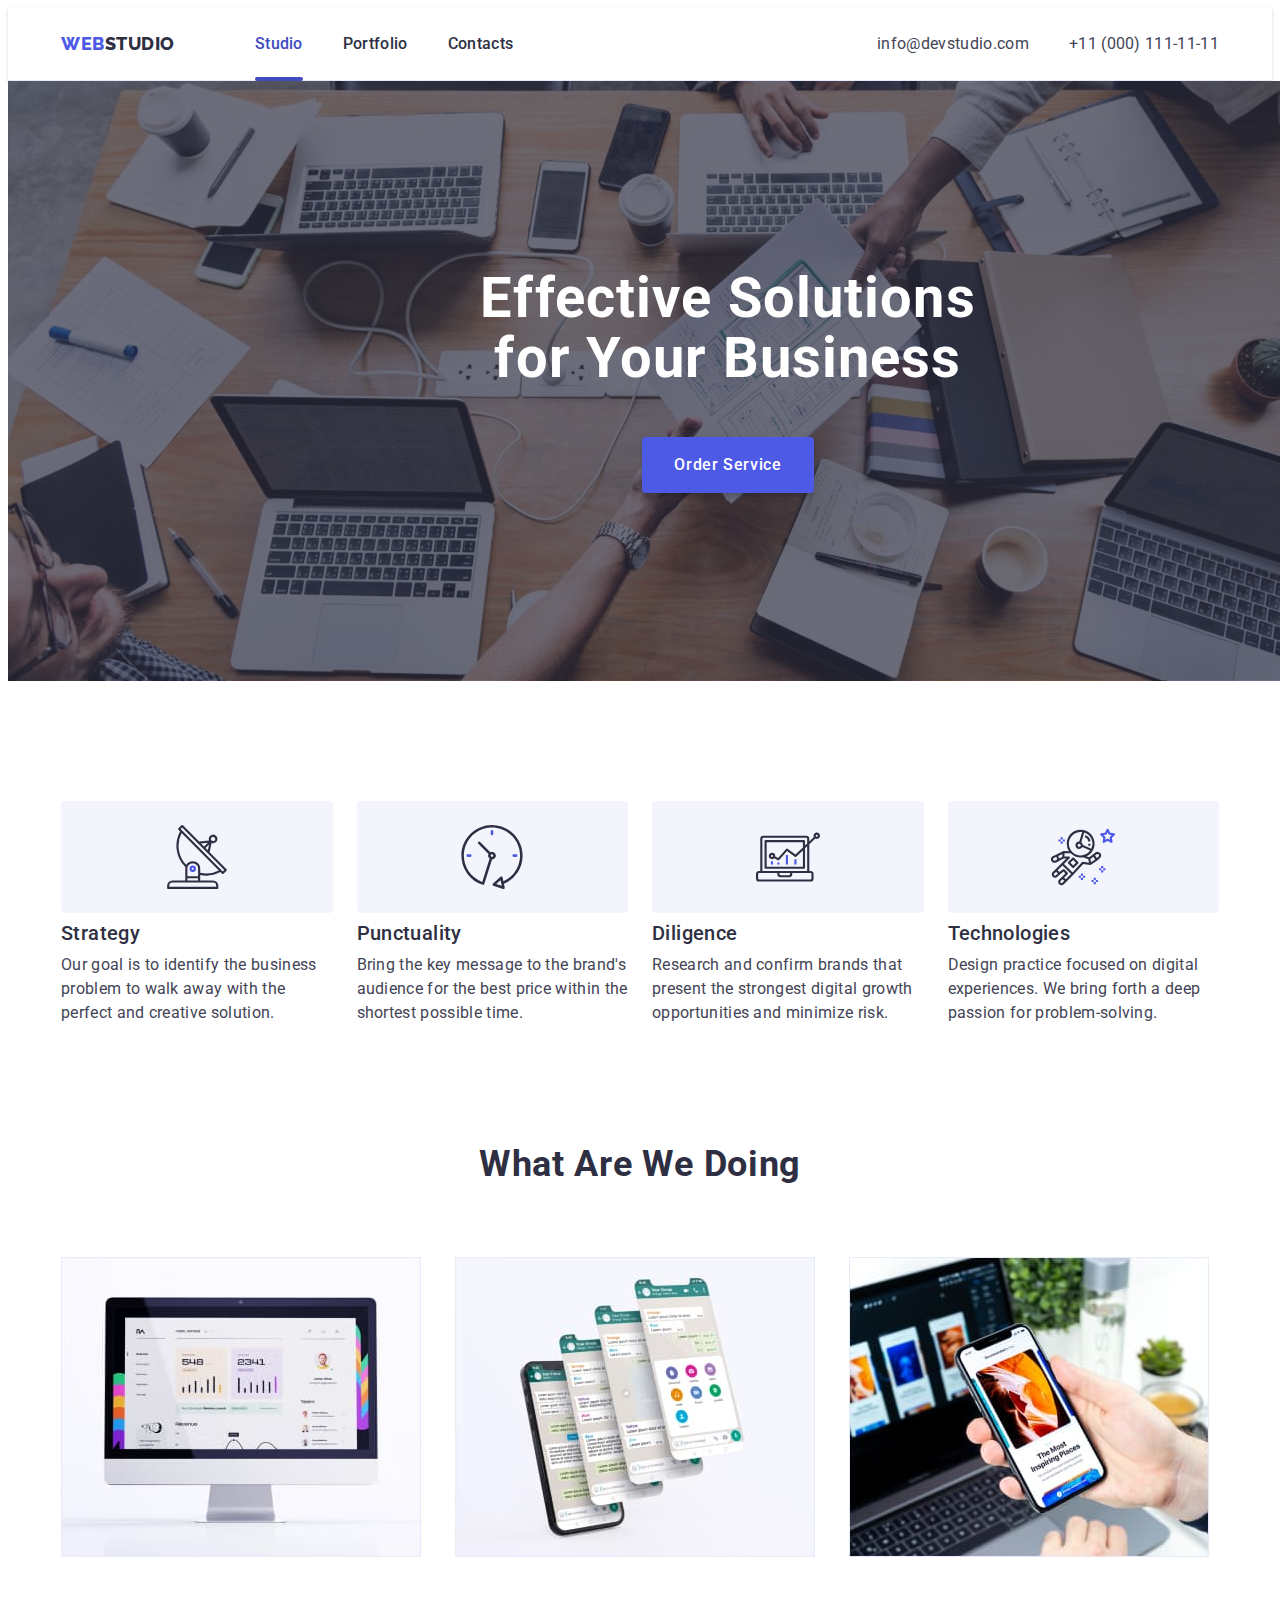
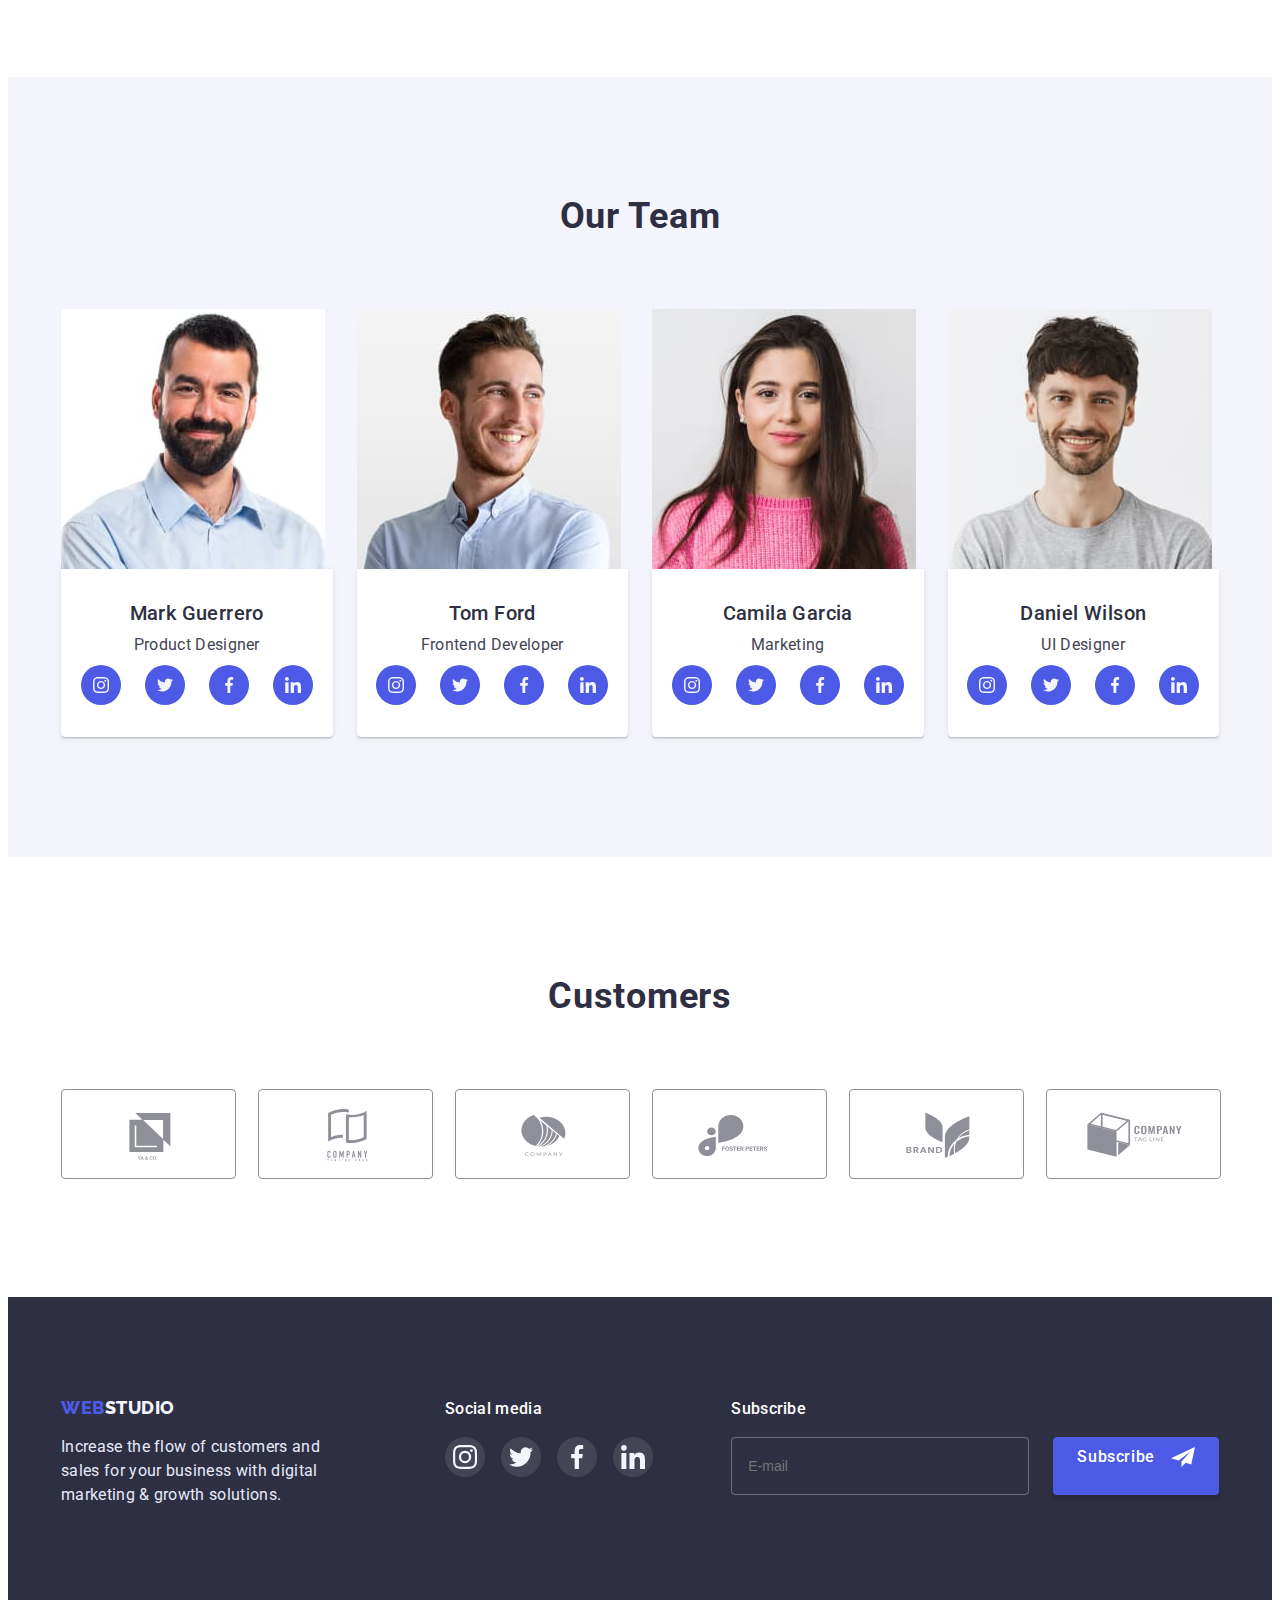
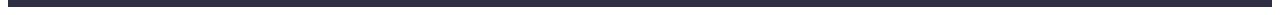
<file: index.html>
<!DOCTYPE html>
<html lang="en">
  <head>
    <meta charset="UTF-8" />
    <meta http-equiv="X-UA-Compatible" content="IE=edge" />
    <meta name="viewport" content="width=device-width, initial-scale=1.0" />
    <title>WebStudio</title>
    <link rel="preconnect" href="https://fonts.googleapis.com" />
    <link rel="preconnect" href="https://fonts.gstatic.com" crossorigin />
    <link
      href="https://fonts.googleapis.com/css2?family=Raleway:wght@800&family=Roboto:wght@400;500;700;900&display=swap"
      rel="stylesheet"
    />
    <link
      rel="stylesheet"
      href="https://cdnjs.cloudflare.com/ajax/libs/modern-normalize/1.1.0/modern-normalize.min.css"
      integrity="sha512-wpPYUAdjBVSE4KJnH1VR1HeZfpl1ub8YT/NKx4PuQ5NmX2tKuGu6U/JRp5y+Y8XG2tV+wKQpNHVUX03MfMFn9Q=="
      crossorigin="anonymous"
      referrerpolicy="no-referrer"
    />
    <link rel="stylesheet" href="./css/styles.css" />
  </head>
  <body>
    <header class="header">
      <div class="container header-container">
        <nav class="header-nav">
          <a class="header-logo link" href="./index.html"
            >WEB<span class="header-logo-part">Studio</span></a
          >
          <ul class="header-list list">
            <li class="header-item">
              <a class="header-link current link" href="./index.html">Studio</a>
            </li>
            <li class="header-item">
              <a class="header-link link" href="./portfolio.html">Portfolio</a>
            </li>
            <li class="header-item">
              <a class="header-link link" href="">Contacts</a>
            </li>
          </ul>
        </nav>
        <address class="address">
          <ul class="header-contact-list list">
            <li class="header-contact-item">
              <a
                class="header-contact-link link"
                href="mailto:info@devstudio.com"
                >info@devstudio.com</a
              >
            </li>
            <li class="header-contact-item">
              <a class="header-contact-link link" href="tel:+110001111111"
                >+11 (000) 111-11-11</a
              >
            </li>
          </ul>
        </address>
      </div>
    </header>
    <main>
      <section class="hero">
        <div class="container hero-container">
          <h1 class="hero-title">Effective Solutions for Your Business</h1>
          <button type="button" data-modal-open class="hero-btn">
            Order Service
          </button>
        </div>
      </section>
      <section class="qualities section">
        <div class="container qualities-container">
          <h2 hidden class="qualities-title">Advantages</h2>
          <ul class="qualities-list list">
            <li class="qualities-item">
              <div class="qualities-icon-box">
                <svg class="qualities-icon" width="64" height="64">
                  <use href="./images/icons.svg#icon-antenna"></use>
                </svg>
              </div>
              <h3 class="qualities-name">Strategy</h3>
              <p class="qualities-text">
                Our goal is to identify the business problem to walk away with
                the perfect and creative solution.
              </p>
            </li>
            <li class="qualities-item">
              <div class="qualities-icon-box">
                <svg class="qualities-icon" width="64" height="64">
                  <use href="./images/icons.svg#icon-clock"></use>
                </svg>
              </div>
              <h3 class="qualities-name">Punctuality</h3>
              <p class="qualities-text">
                Bring the key message to the brand's audience for the best price
                within the shortest possible time.
              </p>
            </li>
            <li class="qualities-item">
              <div class="qualities-icon-box">
                <svg class="qualities-icon" width="64" height="64">
                  <use href="./images/icons.svg#icon-diagram"></use>
                </svg>
              </div>
              <h3 class="qualities-name">Diligence</h3>
              <p class="qualities-text">
                Research and confirm brands that present the strongest digital
                growth opportunities and minimize risk.
              </p>
            </li>
            <li class="qualities-item">
              <div class="qualities-icon-box">
                <svg class="qualities-icon" width="64" height="64">
                  <use href="./images/icons.svg#icon-astronaut"></use>
                </svg>
              </div>
              <h3 class="qualities-name">Technologies</h3>
              <p class="qualities-text">
                Design practice focused on digital experiences. We bring forth a
                deep passion for problem-solving.
              </p>
            </li>
          </ul>
        </div>
      </section>
      <section class="creation section">
        <div class="container">
          <h2 class="creation-title">What Are We Doing</h2>
          <ul class="creation-list list">
            <li class="creation-item">
              <img src="./images/computer.jpg" alt="computer" width="360" />
            </li>
            <li class="creation-item">
              <img src="./images/messenger.jpg" alt="messenger" width="360" />
            </li>
            <li class="creation-item">
              <img src="./images/phone.jpg" alt="phone" width="360" />
            </li>
          </ul>
        </div>
      </section>
      <section class="team section">
        <div class="container team-container">
          <h2 class="team-title">Our Team</h2>
          <ul class="team-list list">
            <li class="team-item">
              <img src="./images/mark.jpg" alt="Mark Guerrero" width="264" />
              <div class="team-text">
                <h3 class="team-worker-name">Mark Guerrero</h3>
                <p class="team-worker-position">Product Designer</p>
                <ul class="team-soc-list list">
                  <li class="team-soc-item">
                    <a class="team-soc-link link" href>
                      <svg class="team-soc-icon" width="16" height="16">
                        <use href="./images/icons.svg#icon-instagram"></use>
                      </svg>
                    </a>
                  </li>
                  <li class="team-soc-item">
                    <a class="team-soc-link link" href>
                      <svg class="team-soc-icon" width="16" height="16">
                        <use href="./images/icons.svg#icon-twitter"></use>
                      </svg>
                    </a>
                  </li>
                  <li class="team-soc-item">
                    <a class="team-soc-link link" href>
                      <svg class="team-soc-icon" width="16" height="16">
                        <use href="./images/icons.svg#icon-facebook"></use>
                      </svg>
                    </a>
                  </li>
                  <li class="team-soc-item">
                    <a class="team-soc-link link" href>
                      <svg class="team-soc-icon" width="16" height="16">
                        <use href="./images/icons.svg#icon-linkedin"></use>
                      </svg>
                    </a>
                  </li>
                </ul>
              </div>
            </li>
            <li class="team-item">
              <img src="./images/tom.jpg" alt="Tom Ford" width="264" />
              <div class="team-text">
                <h3 class="team-worker-name">Tom Ford</h3>
                <p class="team-worker-position">Frontend Developer</p>
                <ul class="team-soc-list list">
                  <li class="team-soc-item">
                    <a class="team-soc-link link" href>
                      <svg class="team-soc-icon" width="16" height="16">
                        <use href="./images/icons.svg#icon-instagram"></use>
                      </svg>
                    </a>
                  </li>
                  <li class="team-soc-item">
                    <a class="team-soc-link link" href>
                      <svg class="team-soc-icon" width="16" height="16">
                        <use href="./images/icons.svg#icon-twitter"></use>
                      </svg>
                    </a>
                  </li>
                  <li class="team-soc-item">
                    <a class="team-soc-link link" href>
                      <svg class="team-soc-icon" width="16" height="16">
                        <use href="./images/icons.svg#icon-facebook"></use>
                      </svg>
                    </a>
                  </li>
                  <li class="team-soc-item">
                    <a class="team-soc-link link" href>
                      <svg class="team-soc-icon" width="16" height="16">
                        <use href="./images/icons.svg#icon-linkedin"></use>
                      </svg>
                    </a>
                  </li>
                </ul>
              </div>
            </li>
            <li class="team-item">
              <img src="./images/camila.jpg" alt="Camila Garcia" width="264" />
              <div class="team-text">
                <h3 class="team-worker-name">Camila Garcia</h3>
                <p class="team-worker-position">Marketing</p>
                <ul class="team-soc-list list">
                  <li class="team-soc-item">
                    <a class="team-soc-link link" href>
                      <svg class="team-soc-icon" width="16" height="16">
                        <use href="./images/icons.svg#icon-instagram"></use>
                      </svg>
                    </a>
                  </li>
                  <li class="team-soc-item">
                    <a class="team-soc-link link" href>
                      <svg class="team-soc-icon" width="16" height="16">
                        <use href="./images/icons.svg#icon-twitter"></use>
                      </svg>
                    </a>
                  </li>
                  <li class="team-soc-item">
                    <a class="team-soc-link link" href>
                      <svg class="team-soc-icon" width="16" height="16">
                        <use href="./images/icons.svg#icon-facebook"></use>
                      </svg>
                    </a>
                  </li>
                  <li class="team-soc-item">
                    <a class="team-soc-link link" href>
                      <svg class="team-soc-icon" width="16" height="16">
                        <use href="./images/icons.svg#icon-linkedin"></use>
                      </svg>
                    </a>
                  </li>
                </ul>
              </div>
            </li>
            <li class="team-item">
              <img src="./images/daniel.jpg" alt="Daniel Wilson" width="264" />
              <div class="team-text">
                <h3 class="team-worker-name">Daniel Wilson</h3>
                <p class="team-worker-position">UI Designer</p>
                <ul class="team-soc-list list">
                  <li class="team-soc-item">
                    <a class="team-soc-link link" href>
                      <svg class="team-soc-icon" width="16" height="16">
                        <use href="./images/icons.svg#icon-instagram"></use>
                      </svg>
                    </a>
                  </li>
                  <li class="team-soc-item">
                    <a class="team-soc-link link" href>
                      <svg class="team-soc-icon" width="16" height="16">
                        <use href="./images/icons.svg#icon-twitter"></use>
                      </svg>
                    </a>
                  </li>
                  <li class="team-soc-item">
                    <a class="team-soc-link link" href>
                      <svg class="team-soc-icon" width="16" height="16">
                        <use href="./images/icons.svg#icon-facebook"></use>
                      </svg>
                    </a>
                  </li>
                  <li class="team-soc-item">
                    <a class="team-soc-link link" href>
                      <svg class="team-soc-icon" width="16" height="16">
                        <use href="./images/icons.svg#icon-linkedin"></use>
                      </svg>
                    </a>
                  </li>
                </ul>
              </div>
            </li>
          </ul>
        </div>
      </section>
      <section class="customers section">
        <div class="container customers-container">
          <h2 class="customers-title">Customers</h2>
          <ul class="customers-list list">
            <li class="customers-item">
              <a class="customers-link link" href>
                <svg class="customers-icon" width="104" height="56">
                  <use href="./images/icons.svg#icon-Logo-1"></use>
                </svg>
              </a>
            </li>
            <li class="customers-item">
              <a class="customers-link link" href="">
                <svg class="customers-icon" width="104" height="56">
                  <use href="./images/icons.svg#icon-Logo-2"></use>
                </svg>
              </a>
            </li>
            <li class="customers-item">
              <a class="customers-link link" href="">
                <svg class="customers-icon" width="104" height="56">
                  <use href="./images/icons.svg#icon-Logo-3"></use>
                </svg>
              </a>
            </li>
            <li class="customers-item">
              <a class="customers-link link" href="">
                <svg class="customers-icon" width="104" height="56">
                  <use href="./images/icons.svg#icon-Logo-4"></use>
                </svg>
              </a>
            </li>
            <li class="customers-item">
              <a class="customers-link link" href="">
                <svg class="customers-icon" width="104" height="56">
                  <use href="./images/icons.svg#icon-Logo-5"></use>
                </svg>
              </a>
            </li>
            <li class="customers-item">
              <a class="customers-link link" href="">
                <svg class="customers-icon" width="104" height="56">
                  <use href="./images/icons.svg#icon-Logo-6"></use>
                </svg>
              </a>
            </li>
          </ul>
        </div>
      </section>
    </main>
    <footer class="footer">
      <div class="container footer-container">
        <div class="footer-info">
          <a class="footer-logo link" href="./index.html"
            >WEB<span class="footer-logo-part">Studio</span></a
          >
          <p class="footer-text">
            Increase the flow of customers and sales for your business with
            digital marketing & growth solutions.
          </p>
        </div>
        <div class="footer-soc">
          <h3 class="footer-soc-title">Social media</h3>
          <ul class="footer-soc-list list">
            <li class="footer-soc-item">
              <a class="footer-soc-link link" href>
                <svg class="customers-icon" width="24" height="24">
                  <use href="./images/icons.svg#icon-instagram"></use>
                </svg>
              </a>
            </li>
            <li class="footer-soc-item">
              <a class="footer-soc-link link" href>
                <svg class="footer-soc-icon" width="24" height="24">
                  <use href="./images/icons.svg#icon-twitter"></use>
                </svg>
              </a>
            </li>
            <li class="footer-soc-item">
              <a class="footer-soc-link link" href>
                <svg class="footer-soc-icon" width="24" height="24">
                  <use href="./images/icons.svg#icon-facebook"></use>
                </svg>
              </a>
            </li>
            <li class="footer-soc-item">
              <a class="footer-soc-link link" href>
                <svg class="footer-soc-icon" width="24" height="24">
                  <use href="./images/icons.svg#icon-linkedin"></use>
                </svg>
              </a>
            </li>
          </ul>
        </div>
        <div class="footer-sub">
          <p class="footer-sub-title">Subscribe</p>
          <form class="footer-sub-content">
            <label class="footer-sub-email" for="sub-email"></label>
            <input
              class="sub-email-input"
              id="sub-email"
              name="sub-email"
              type="email"
              placeholder="E-mail"
            />
            <button type="submit" class="footer-sub-btn">
              Subscribe
              <svg class="footer-sub-icon" width="24" height="24">
                <use href="./images/icons.svg#icon-telegram"></use>
              </svg>
            </button>
          </form>
        </div>
      </div>
    </footer>
    <div class="backdrop is-hidden" data-modal>
      <div class="modal">
        <div class="modal-close">
          <button type="button" class="modal-close-btn" data-modal-close>
            <svg class="modal-close-sign" width="8" height="8">
              <use href="./images/icons.svg#icon-close-black"></use>
            </svg>
          </button>
        </div>
        <p class="modal-title" title="Modal title">
          Leave your contacts and we will call you back
        </p>
        <form class="modal-form">
          <div class="modal-field">
            <label class="modal-label-text" for="user-name">Name</label>
            <div class="input-wrap">
              <input
                class="modal-input"
                id="user-name"
                name="user-name"
                type="text"
              />
              <svg class="modal-input-icon" width="18" height="24">
                <use href="./images/icons.svg#icon-person"></use>
              </svg>
            </div>
          </div>
          <div class="modal-field">
            <label class="modal-label-text" for="user-phone">Phone</label>
            <div class="input-wrap">
              <input
                class="modal-input"
                id="user-phone"
                name="user-phone"
                type="tel"
              />
              <svg class="modal-input-icon" width="18" height="24">
                <use href="./images/icons.svg#icon-phone"></use>
              </svg>
            </div>
          </div>
          <div class="modal-field">
            <label class="modal-label-text" for="user-email">Email</label>
            <div class="input-wrap">
              <input
                class="modal-input"
                id="user-email"
                name="user-email"
                type="email"
              />
              <svg class="modal-input-icon" width="18" height="24">
                <use href="./images/icons.svg#icon-email"></use>
              </svg>
            </div>
          </div>
          <div class="modal-field">
            <label class="modal-label-text" for="user-comment">Comment</label>
            <div class="input-wrap">
              <textarea
                class="modal-textarea"
                name="user-comment"
                id="user-comment"
                placeholder="Text input"
              ></textarea>
            </div>
          </div>
          <div class="modal-field">
            <input
              class="modal-check visually-hidden"
              id="privacy"
              name="user-privacy"
              type="checkbox"
              value="true"
            />
            <label class="check-text" for="privacy">
              <span>
                <svg class="check-icon" width="10" height="8">
                  <use href="./images/icons.svg#icon-Vector"></use>
                </svg>
              </span>
              <p class="text-privacy">
                I accept the terms and conditions of the
                <a class="privacy-link" href="">Privacy Policy</a>
              </p>
            </label>
          </div>
          <button class="modal-btn" type="submit">Send</button>
        </form>
      </div>
    </div>
    <script src="./js/modal.js"></script>
  </body>
</html>
</file>
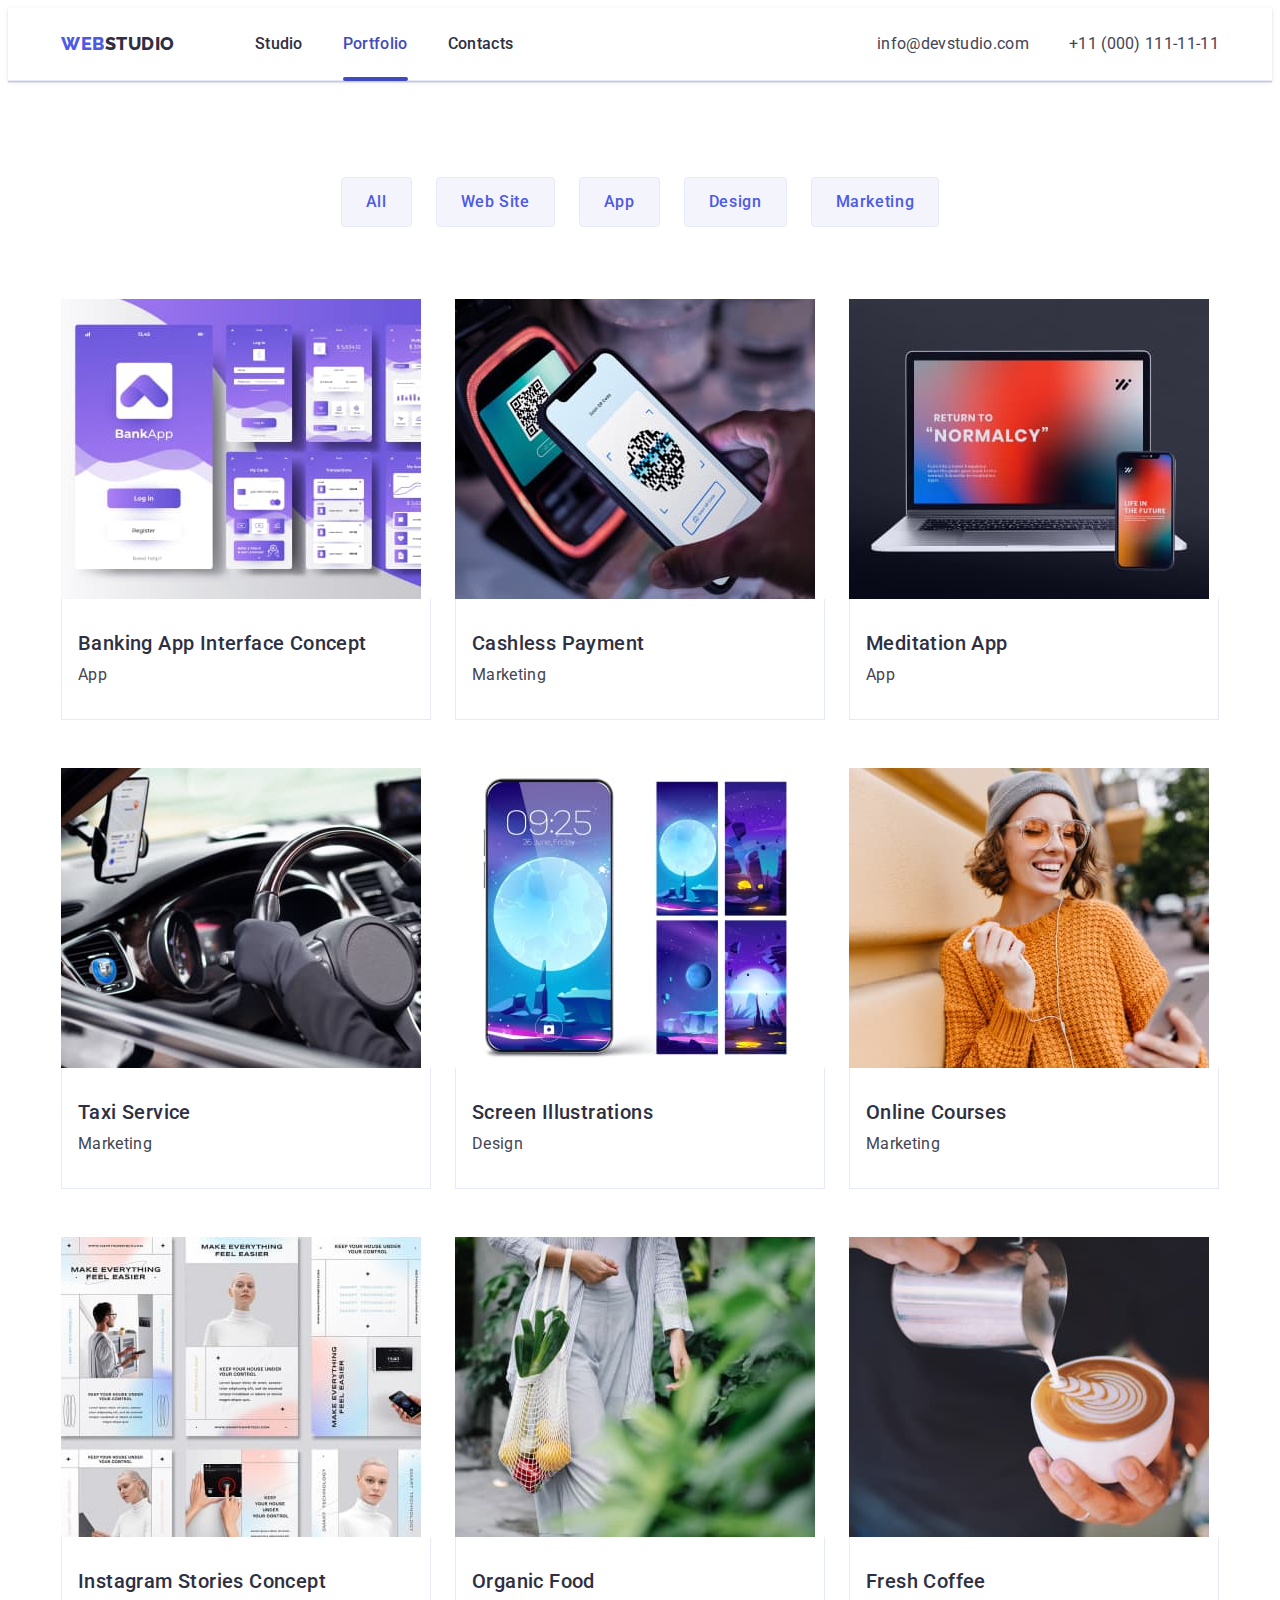
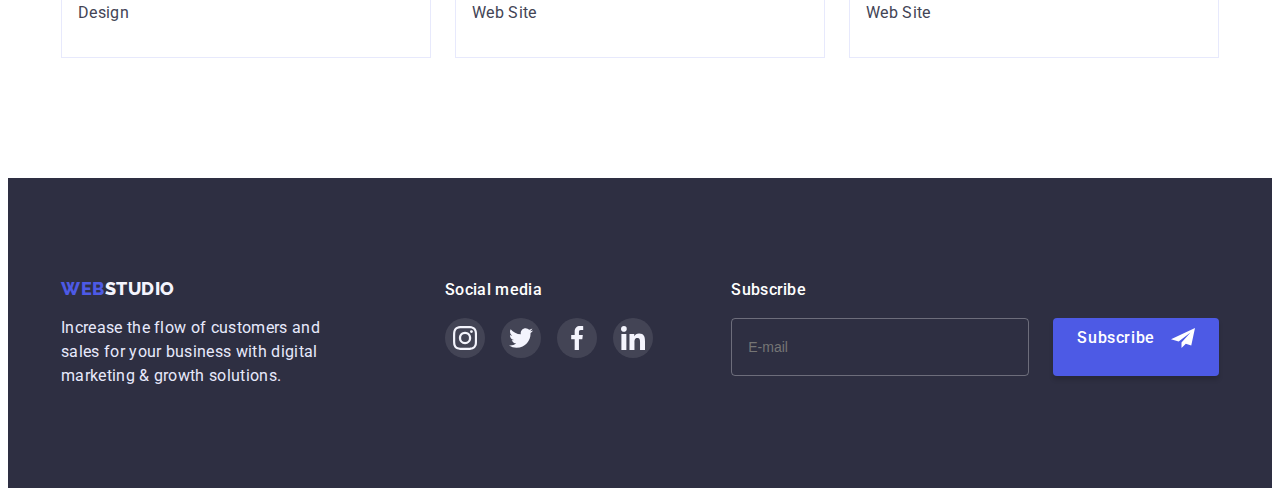
<file: portfolio.html>
<!DOCTYPE html>
<html lang="en">
  <head>
    <meta charset="UTF-8" />
    <meta http-equiv="X-UA-Compatible" content="IE=edge" />
    <meta name="viewport" content="width=device-width, initial-scale=1.0" />
    <title>WebStudio</title>
    <link rel="preconnect" href="https://fonts.googleapis.com" />
    <link rel="preconnect" href="https://fonts.gstatic.com" crossorigin />
    <link
      href="https://fonts.googleapis.com/css2?family=Raleway:wght@800&family=Roboto:wght@400;500;700;900&display=swap"
      rel="stylesheet"
    />
    <link
      rel="stylesheet"
      href="https://cdnjs.cloudflare.com/ajax/libs/modern-normalize/1.1.0/modern-normalize.min.css"
      integrity="sha512-wpPYUAdjBVSE4KJnH1VR1HeZfpl1ub8YT/NKx4PuQ5NmX2tKuGu6U/JRp5y+Y8XG2tV+wKQpNHVUX03MfMFn9Q=="
      crossorigin="anonymous"
      referrerpolicy="no-referrer"
    />
    <link rel="stylesheet" href="./css/styles.css" />
  </head>
  <body>
    <header class="header">
      <div class="container header-container">
        <nav class="header-nav">
          <a class="header-logo link" href="./index.html"
            >WEB<span class="header-logo-part">Studio</span></a
          >
          <ul class="header-list list">
            <li class="header-item">
              <a class="header-link link" href="./index.html">Studio</a>
            </li>
            <li class="header-item">
              <a class="header-link link current" href="./portfolio.html"
                >Portfolio</a
              >
            </li>
            <li class="header-item">
              <a class="header-link link" href="">Contacts</a>
            </li>
          </ul>
        </nav>
        <address class="address">
          <ul class="header-contact-list list">
            <li class="header-contact-item">
              <a
                class="header-contact-link link"
                href="mailto:info@devstudio.com"
                >info@devstudio.com</a
              >
            </li>
            <li class="header-contact-item">
              <a class="header-contact-link link" href="tel:+110001111111"
                >+11 (000) 111-11-11</a
              >
            </li>
          </ul>
        </address>
      </div>
    </header>
    <main>
      <section class="portfolio section">
        <div class="container portfolio-container">
          <h1 hidden class="portfolio-title">Portfolio</h1>
          <ul class="portfolio-btn-list list">
            <li class="portfolio-btn-item">
              <button type="button" class="portfolio-btn">All</button>
            </li>
            <li class="portfolio-btn-item">
              <button type="button" class="portfolio-btn">Web Site</button>
            </li>
            <li class="portfolio-btn-item">
              <button type="button" class="portfolio-btn">App</button>
            </li>
            <li class="portfolio-btn-item">
              <button type="button" class="portfolio-btn">Design</button>
            </li>
            <li class="portfolio-btn-item">
              <button type="button" class="portfolio-btn">Marketing</button>
            </li>
          </ul>
          <ul class="portfolio-card-list list">
            <li class="portfolio-card-item">
              <a class="portfolio-card-link link" href="">
                <div class="portfolio-card-top-wrap">
                  <img
                    src="./images/bank-app.jpg"
                    alt="Banking app interface"
                    width="360"
                  />
                  <p class="portfolio-card-cover-text">
                    14 Stylish and User-Friendly App Design Concepts · Task
                    Manager App · Calorie Tracker App · Exotic Fruit Ecommerce
                    App · Cloud Storage App
                  </p>
                </div>
                <div class="portfolio-card-content">
                  <h2 class="portfolio-card-title">
                    Banking App Interface Concept
                  </h2>
                  <p class="portfolio-card-text">App</p>
                </div>
              </a>
            </li>
            <li class="portfolio-card-item">
              <a class="portfolio-card-link link" href="">
                <div class="portfolio-card-top-wrap">
                  <img
                    src="./images/payment.jpg"
                    alt="Cashless payment"
                    width="360"
                  />
                  <p class="portfolio-card-cover-text">
                    14 Stylish and User-Friendly App Design Concepts · Task
                    Manager App · Calorie Tracker App · Exotic Fruit Ecommerce
                    App · Cloud Storage App
                  </p>
                </div>
                <div class="portfolio-card-content">
                  <h2 class="portfolio-card-title">Cashless Payment</h2>
                  <p class="portfolio-card-text">Marketing</p>
                </div>
              </a>
            </li>
            <li class="portfolio-card-item">
              <a class="portfolio-card-link link" href="">
                <div class="portfolio-card-top-wrap">
                  <img
                    src="./images/maditation-app.jpg"
                    alt="Laptop and phone with a meditation app"
                    width="360"
                  />
                  <p class="portfolio-card-cover-text">
                    14 Stylish and User-Friendly App Design Concepts · Task
                    Manager App · Calorie Tracker App · Exotic Fruit Ecommerce
                    App · Cloud Storage App
                  </p>
                </div>
                <div class="portfolio-card-content">
                  <h2 class="portfolio-card-title">Meditation App</h2>
                  <p class="portfolio-card-text">App</p>
                </div>
              </a>
            </li>
            <li class="portfolio-card-item">
              <a class="portfolio-card-link link" href="">
                <div class="portfolio-card-top-wrap">
                  <img src="./images/taxi-service.jpg" alt="Taxi" width="360" />
                  <p class="portfolio-card-cover-text">
                    14 Stylish and User-Friendly App Design Concepts · Task
                    Manager App · Calorie Tracker App · Exotic Fruit Ecommerce
                    App · Cloud Storage App
                  </p>
                </div>
                <div class="portfolio-card-content">
                  <h2 class="portfolio-card-title">Taxi Service</h2>
                  <p class="portfolio-card-text">Marketing</p>
                </div>
              </a>
            </li>
            <li class="portfolio-card-item">
              <a class="portfolio-card-link link" href="">
                <div class="portfolio-card-top-wrap">
                  <img
                    src="./images/screens.jpg"
                    alt="Phone screens"
                    width="360"
                  />
                  <p class="portfolio-card-cover-text">
                    14 Stylish and User-Friendly App Design Concepts · Task
                    Manager App · Calorie Tracker App · Exotic Fruit Ecommerce
                    App · Cloud Storage App
                  </p>
                </div>
                <div class="portfolio-card-content">
                  <h2 class="portfolio-card-title">Screen Illustrations</h2>
                  <p class="portfolio-card-text">Design</p>
                </div>
              </a>
            </li>
            <li class="portfolio-card-item">
              <a class="portfolio-card-link link" href="">
                <div class="portfolio-card-top-wrap">
                  <img
                    src="./images/online-courses.jpg"
                    alt="Communication by phone"
                    width="360"
                  />
                  <p class="portfolio-card-cover-text">
                    14 Stylish and User-Friendly App Design Concepts · Task
                    Manager App · Calorie Tracker App · Exotic Fruit Ecommerce
                    App · Cloud Storage App
                  </p>
                </div>
                <div class="portfolio-card-content">
                  <h2 class="portfolio-card-title">Online Courses</h2>
                  <p class="portfolio-card-text">Marketing</p>
                </div>
              </a>
            </li>
            <li class="portfolio-card-item">
              <a class="portfolio-card-link link" href="">
                <div class="portfolio-card-top-wrap">
                  <img
                    src="./images/inst-stories.jpg"
                    alt="Instagram stories"
                    width="360"
                  />
                  <p class="portfolio-card-cover-text">
                    14 Stylish and User-Friendly App Design Concepts · Task
                    Manager App · Calorie Tracker App · Exotic Fruit Ecommerce
                    App · Cloud Storage App
                  </p>
                </div>
                <div class="portfolio-card-content">
                  <h2 class="portfolio-card-title">
                    Instagram Stories Concept
                  </h2>
                  <p class="portfolio-card-text">Design</p>
                </div>
              </a>
            </li>
            <li class="portfolio-card-item">
              <a class="portfolio-card-link link" href="">
                <div class="portfolio-card-top-wrap">
                  <img
                    src="./images/food.jpg"
                    alt="Vegetables and fruits"
                    width="360"
                  />
                  <p class="portfolio-card-cover-text">
                    14 Stylish and User-Friendly App Design Concepts · Task
                    Manager App · Calorie Tracker App · Exotic Fruit Ecommerce
                    App · Cloud Storage App
                  </p>
                </div>
                <div class="portfolio-card-content">
                  <h2 class="portfolio-card-title">Organic Food</h2>
                  <p class="portfolio-card-text">Web Site</p>
                </div>
              </a>
            </li>
            <li class="portfolio-card-item">
              <a class="portfolio-card-link link" href="">
                <div class="portfolio-card-top-wrap">
                  <img
                    src="./images/coffee.jpg"
                    alt="Cup of coffee"
                    width="360"
                  />
                  <p class="portfolio-card-cover-text">
                    14 Stylish and User-Friendly App Design Concepts · Task
                    Manager App · Calorie Tracker App · Exotic Fruit Ecommerce
                    App · Cloud Storage App
                  </p>
                </div>
                <div class="portfolio-card-content">
                  <h2 class="portfolio-card-title">Fresh Coffee</h2>
                  <p class="portfolio-card-text">Web Site</p>
                </div>
              </a>
            </li>
          </ul>
        </div>
      </section>
    </main>
    <footer class="footer">
      <div class="container footer-container">
        <div class="footer-info">
          <a class="footer-logo link" href="./index.html"
            >WEB<span class="footer-logo-part">Studio</span></a
          >
          <p class="footer-text">
            Increase the flow of customers and sales for your business with
            digital marketing & growth solutions.
          </p>
        </div>
        <div class="footer-soc">
          <h3 class="footer-soc-title">Social media</h3>
          <ul class="footer-soc-list list">
            <li class="footer-soc-item">
              <a class="footer-soc-link link" href>
                <svg class="customers-icon" width="24" height="24">
                  <use href="./images/icons.svg#icon-instagram"></use>
                </svg>
              </a>
            </li>
            <li class="footer-soc-item">
              <a class="footer-soc-link link" href>
                <svg class="footer-soc-icon" width="24" height="24">
                  <use href="./images/icons.svg#icon-twitter"></use>
                </svg>
              </a>
            </li>
            <li class="footer-soc-item">
              <a class="footer-soc-link link" href>
                <svg class="footer-soc-icon" width="24" height="24">
                  <use href="./images/icons.svg#icon-facebook"></use>
                </svg>
              </a>
            </li>
            <li class="footer-soc-item">
              <a class="footer-soc-link link" href>
                <svg class="footer-soc-icon" width="24" height="24">
                  <use href="./images/icons.svg#icon-linkedin"></use>
                </svg>
              </a>
            </li>
          </ul>
        </div>
        <div class="footer-sub">
          <p class="footer-sub-title">Subscribe</p>
          <form class="footer-sub-content">
            <label class="footer-sub-email" for="sub-email"></label>
            <input
              class="sub-email-input"
              id="sub-email"
              name="sub-email"
              type="email"
              placeholder="E-mail"
            />
            <button type="submit" class="footer-sub-btn">
              Subscribe
              <svg class="footer-sub-icon" width="24" height="24">
                <use href="./images/icons.svg#icon-telegram"></use>
              </svg>
            </button>
          </form>
        </div>
      </div>
    </footer>
  </body>
</html>
</file>
<file: css/styles.css>
:root{
    --first-main-color: #2E2F42;
    --second-main-color: #434455;
    --third-main-color: #4D5AE5;
    --hover-color: #404BBF;
    --white-color: #FFFFFF;
    --cloud-color: #F4F4FD;
    --cornflower-color: #E7E9FC;
    --green-color: #31D0AA;
    --helper-text-color: #8E8F99;
    --modal-color: #FCFCFC;
}

.visually-hidden {
    position: absolute;
    width: 1px;
    height: 1px;
    margin: -1px;
    border: 0;
    padding: 0;

    white-space: nowrap;
    clip-path: inset(100%);
    clip: rect(0 0 0 0);
    overflow: hidden;
}

p,
h1,
h2,
h3,
h4,
h5,
h6{
   margin: 0; 
}

ul{
    padding-left: 0;
    margin: 0;
}

body{
    font-family:'Roboto', sans-serif;
}

.link{
    text-decoration: none;
}

.list{
    list-style: none;
}

.container{
    max-width: 1158px;
    padding-left: 15px;
    padding-right: 15px;
    margin-left: auto;
    margin-right: auto;
    /* outline: 2px solid red; */
}

.section{
    padding-top: 120px;
    padding-bottom: 120px;
}

img{
    display: block;
    max-width: 100%;
    height: auto;
}

/* -------------------HEADER-------------------- */

.header{
  padding-top: 24px;
  padding-bottom: 24px;
  border-bottom: 1px solid #E7E9FC;
  box-shadow: 0px 2px 1px rgba(46, 47, 66, 0.08), 0px 1px 1px rgba(46, 47, 66, 0.16), 0px 1px 6px rgba(46, 47, 66, 0.08);
}

.header-container{
    display: flex;
    align-items: center;
}

.header-nav{
    display: flex;
    align-items: center;
    margin-right: auto;
}

.header-logo{
    font-family: 'Raleway', sans-serif;
    font-weight: 800;
    font-size: 18px;
    line-height: 1.17;
    letter-spacing: 0.03em;
    text-transform: uppercase;
    color: var(--third-main-color);
    margin-right: 80px;
}

.header-logo-part{
    color: var(--first-main-color);
}

.header-list{
    display: flex;
    gap: 40px;
}

.header-link{
    position: relative;
    font-weight: 500;
    font-size: 16px;
    line-height: 1.5;
    letter-spacing: 0.02em;
    color: var(--first-main-color);
    transition: color 250ms cubic-bezier(0.4, 0, 0.2, 1);
}

.current.header-link{
    color: var(--hover-color);
}

.current.header-link::after{
    content: '';
    display: block;
    position: absolute;
    top: 43px;
    width: 100%;
    height: 4px;
    background-color: var(--hover-color);
    border-radius: 2px;
}

.header-link:hover,
.header-link:focus {
    color: var(--hover-color);
}

.header-contact-link{
    font-weight: 400;
    font-size: 16px;
    line-height: 1.5;
    letter-spacing: 0.02em;
    color: var(--second-main-color);
    transition: color 250ms cubic-bezier(0.4, 0, 0.2, 1);
}

.header-contact-link:hover,
.header-contact-link:focus:focus {
    color: var(--hover-color);
}

.address{
    font-style: normal;
}

.header-contact-list{
    display: flex;
    gap: 40px;
}

/* ----------------------HERO------------------- */

.hero{
    background-image: linear-gradient(rgba(46, 47, 66, 0.7), rgba(46, 47, 66, 0.7)), url(../images/hero-bg.jpg);
    background-repeat: no-repeat;
    background-position: center;
    background-size: cover;
    text-align: center;
    padding-top: 188px;
    padding-bottom: 188px;
    width: 1440px;
    margin-left: auto;
    margin-right: auto;
}

.hero-title{
    font-size: 56px;
    line-height: 1.07;
    letter-spacing: 0.02em;
    color: var(--white-color);
    margin-bottom: 48px;
    width: 496px;
    margin-left: auto;
    margin-right: auto;
} 

.hero-btn{
    font-family: 'Roboto', sans-serif;
    font-weight: 500;
    font-size: 16px;
    line-height: 1.5;
    letter-spacing: 0.04em;
    color: var(--white-color);
    background-color: var(--third-main-color);
    cursor: pointer;
    padding: 16px 32px;
    box-shadow: 0px 4px 4px rgba(0, 0, 0, 0.15);
    border-radius: 4px;
    border: 0;
    transition: background-color 250ms cubic-bezier(0.4, 0, 0.2, 1);
}

.hero-btn:hover,
.hero-btn:focus{
    background-color: var(--hover-color);
}

/* -----------------QUALITIES------------------ */

.qualities-item{
    max-width: calc((100% - 72px) / 4);
}

.qualities-list{
    display: flex;
    align-items: center;
    gap: 24px;
}

.qualities-icon-box{
   
    height: 112px;
    background-color: var(--cloud-color);
    border-radius: 4px;
    display: flex;
    align-items: center;
    justify-content: center;
    margin-bottom: 8px;
}

.qualities-name{
    font-weight: 500;
    font-size: 20px;
    line-height: 1.2;
    letter-spacing: 0.02em;
    color: var(--first-main-color);
    margin-bottom: 8px;
}

.qualities-text{
    font-size: 16px;
    line-height: 1.5;
    letter-spacing: 0.02em;
    color: var(--second-main-color); 
}

/* -----------------CREATION------------------- */

.creation{
    padding-top: 0;
}

.creation-title{
    font-size: 36px;
    line-height: 1.11;
    letter-spacing: 0.02em;
    text-align: center;
    text-transform: capitalize;
    color: var(--first-main-color);
    margin-bottom: 72px;
}

.creation-list{
    display: flex;
    align-items: center;
    gap: 24px;
}

.creation-item{
    width: calc((100% - 48px) / 3);
}

/* --------------------TEAM-------------------- */

.team{
    background: var(--cloud-color);
}

.team-list{
    display: flex;
    gap: 24px;
}

.team-item{
    width: calc((100% - 72px) / 4);
}

.team-text{
    padding: 32px 0;
    background: var(--white-color);
    box-shadow: 0px 1px 6px rgba(46, 47, 66, 0.08), 0px 1px 1px rgba(46, 47, 66, 0.16), 0px 2px 1px rgba(46, 47, 66, 0.08);
    border-radius: 0px 0px 4px 4px;
}

.team-title{
    font-size: 36px;
    line-height: 1.11;
    letter-spacing: 0.02em;
    text-align: center;
    text-transform: capitalize;
    color: var(--first-main-color);
    margin-bottom: 72px;
}

.team-worker-name{
    font-weight: 500;
    font-size: 20px;
    line-height: 1.2;
    letter-spacing: 0.02em;
    color: var(--first-main-color);
    text-align: center;
    margin-bottom: 8px;
}

.team-worker-position{
    line-height: 1.5;
    letter-spacing: 0.02em;
    color: var(--second-main-color);
    text-align: center;
    margin-bottom: 8px;
}

.team-soc-list{
    display: flex;
    justify-content: center;
    gap: 24px;
}

.team-soc-item{
    width: 40px;
    height: 40px;
}

.team-soc-link{
    width: 100%;
    height: 100%;
    border-radius: 50%;
    background-color: var(--third-main-color);
    display: flex;
    align-items: center;
    justify-content: center;
    fill: var(--cloud-color);
    transition: background-color 250ms cubic-bezier(0.4, 0, 0.2, 1);
}

.team-soc-link:hover,
.team-soc-link:focus{
    background-color: var(--hover-color);
}

/* ---------------------CUSTOMERS--------------------- */

.customers-title{
    font-size: 36px;
    line-height: 1.11;
    text-align: center;
    letter-spacing: 0.02em;
    text-transform: capitalize;
    color: var(--first-main-color);
    margin-bottom: 72px;
}

.customers-list{
    display: flex;
    justify-content: center;
    gap: 24px;
}

.customers-item{
    width: calc((100% - 120px) / 6);
    height: 88px;
}

.customers-link{
    width: 100%;
    height: 100%;
    border: 1px solid var(--helper-text-color);
    border-radius: 4px;
    display: flex;
    align-items: center;
    justify-content: center;
    fill: var(--helper-text-color);
    transition: border-color 250ms cubic-bezier(0.4, 0, 0.2, 1);
}

.customers-icon{
    transition: fill 250ms cubic-bezier(0.4, 0, 0.2, 1);
}

.customers-link:hover,
.customers-link:focus{
    border-color: var(--hover-color);
}

.customers-link:hover .customers-icon,
.customers-link:focus .customers-icon{
    fill: var(--hover-color);
}

/* --------------------FOOTER------------------ */

.footer{
    background-color: var(--first-main-color);
    padding-top: 100px;
    padding-bottom: 100px;
}

.footer-container{
    display: flex;
    /* gap: 120px; */
}

.footer-info{
    margin-right: 120px;
}

.footer-logo{
    font-family: 'Raleway', sans-serif;
    font-weight: 800;
    font-size: 18px;
    line-height: 1.17;
    letter-spacing: 0.03em;
    text-transform: uppercase;
    color: var(--third-main-color);
}

.footer-logo-part{
    font-family: 'Raleway', sans-serif;
    font-size: 18px;
    line-height: 1.16;
    letter-spacing: 0.03em;
    text-transform: uppercase;
    color: var(--cloud-color);
}

.footer-text{
    line-height: 1.5;
    letter-spacing: 0.02em;
    color: var(--cornflower-color);
    margin-top: 16px;
    max-width: 264px;
}

.footer-soc-title{
    font-weight: 500;
    font-size: 16px;
    line-height: 1.5;
    letter-spacing: 0.02em;
    color: var(--white-color);
    margin-bottom: 16px;
}

.footer-soc-list{
    display: flex;
    justify-content: center;
    gap: 16px;
}

.footer-soc-item{
    width: 40px;
    height: 40px;
}

.footer-soc-link{
    width: 100%;
    height: 100%;
    border-radius: 50%;
    background-color: rgba(255, 255, 255, 0.1);
    display: flex;
    align-items: center;
    justify-content: center;
    fill: var(--cloud-color);
    transition: background-color 250ms cubic-bezier(0.4, 0, 0.2, 1);
}

.footer-soc-link:hover,
.footer-soc-link:focus{
    background-color: var(--green-color);
}

.footer-sub-title{
    font-weight: 500;
    font-size: 16px;
    line-height: 1.5;
    letter-spacing: 0.02em;
    color: var(--white-color);
    margin-bottom: 16px;
}

.footer-sub{
    margin-left: auto;
}

.footer-sub-content{
    display: flex;
    justify-content: center;
}

.sub-email-input{
    border: 1px solid rgba(255, 255, 255, 0.3);
    border-radius: 4px;
    height: 40px;
    min-width: 264px;
    background-color: transparent;
    outline: transparent;

    padding: 8px 16px;
    font-size: 14px;
    color: var(--helper-text-color);
}

.sub-email-input:focus{
    border-color: var(--hover-color);
}

.footer-sub-btn{
    font-family: 'Roboto', sans-serif;
    font-weight: 500;
    font-size: 16px;
    line-height: 1.5;
    letter-spacing: 0.04em;
    color: var(--white-color);
    background-color: var(--third-main-color);
    cursor: pointer;
    padding: 8px 24px;
    box-shadow: 0px 4px 4px rgba(0, 0, 0, 0.15);
    border-radius: 4px;
    border: 0;
    transition: background-color 250ms cubic-bezier(0.4, 0, 0.2, 1);
    margin-left: 24px;
    display: flex;
    gap: 16px;
}

.footer-sub-icon{
    fill: var(--white-color);
}

.footer-sub-btn:hover,
.footer-sub-btn:focus{
    background-color: var(--hover-color);
}


/* ------------------PORTFOLIO-------------------- */

.portfolio{
    padding-top: 96px;
}

.portfolio-btn-list{
    display: flex;
    justify-content: center;
    gap: 24px;
    margin-bottom: 72px;
}

.portfolio-btn{
    font-family: 'Roboto', sans-serif;
    font-weight: 500;
    font-size: 16px;
    line-height: 1.5;
    letter-spacing: 0.04em;
    color: var(--third-main-color);
    background-color: var(--cloud-color);
    cursor: pointer;
    padding: 12px 24px;
    border: 1px solid var(--cornflower-color);
    border-radius: 4px;

    transition: color 250ms cubic-bezier(0.4, 0, 0.2, 1), background-color 250ms cubic-bezier(0.4, 0, 0.2, 1), border-color 250ms cubic-bezier(0.4, 0, 0.2, 1), box-shadow 250ms cubic-bezier(0.4, 0, 0.2, 1);
}

.portfolio-btn:hover,
.portfolio-btn:focus{
    color: var(--white-color);
    background-color: var(--hover-color);
    border-color: var(--hover-color);
    box-shadow: 0px 3px 1px rgba(0, 0, 0, 0.1), 0px 2px 1px rgba(0, 0, 0, 0.08), 0px 2px 2px rgba(0, 0, 0, 0.12);
}

.portfolio-card-list{
    display: flex;
    flex-wrap: wrap;
    gap: 48px 24px;
}

.portfolio-card-link{
    display: block;
    transition: box-shadow 250ms cubic-bezier(0.4, 0, 0.2, 1);
}

.portfolio-card-link:hover,
.portfolio-card-link:focus{
    box-shadow: 0px 1px 6px rgba(46, 47, 66, 0.08), 0px 1px 1px rgba(46, 47, 66, 0.16), 0px 2px 1px rgba(46, 47, 66, 0.08);
}

.portfolio-card-link:focus .portfolio-card-cover-text{
    transform: translateY(0%);
}

.portfolio-card-content{
    background: var(--white-color);
    border: 1px solid var(--cornflower-color);
    border-top: none;
    padding-top: 32px;
    padding-bottom: 32px;
    padding-left: 16px;
}

.portfolio-card-title{
    font-weight: 500;
    font-size: 20px;
    line-height: 1.2;
    letter-spacing: 0.02em;
    color: var(--first-main-color);
    margin-bottom: 8px;
}

.portfolio-card-text{
    line-height: 1.5;
    letter-spacing: 0.02em;
    color: var(--second-main-color); 
}

.portfolio-card-item{
    width: calc((100% - 48px) / 3);
}

.portfolio-card-item:hover .portfolio-card-cover-text{
    transform: translateY(0%);
}

.portfolio-card-top-wrap{
    position: relative;
    overflow: hidden;
}

.portfolio-card-cover-text {
    position: absolute;
    top: 0;
    left: 0;
    font-weight: 400;
    font-size: 16px;
    line-height: 1.5;
    letter-spacing: 0.02em;
    color: var(--cloud-color);
    background-color: var(--third-main-color);
    padding: 40px 32px;
    height: 100%;
    width: 100%;

    transform: translateY(100%);
    transition: transform 250ms cubic-bezier(0.4, 0, 0.2, 1);
}

.backdrop{
    position: fixed;
    top: 0;
    left: 0;
    opacity: 1;
    width: 100%;
    height: 100%;
    background-color: rgba(46, 47, 66, 0.4);
    transition: opacity 250ms cubic-bezier(0.4, 0, 0.2, 1), visibility 250ms cubic-bezier(0.4, 0, 0.2, 1);
}

.modal{
    width: 408px;
    background-color: var(--modal-color);
    box-shadow: 0px 1px 1px rgba(0, 0, 0, 0.14), 0px 1px 3px rgba(0, 0, 0, 0.12), 0px 2px 1px rgba(0, 0, 0, 0.2);
    border-radius: 4px;
    position: absolute;
    top: 50%;
    left: 50%;
    transform: translate(-50%, -50%) scale(1);
    transition: transform 250ms cubic-bezier(0.4, 0, 0.2, 1);
    padding: 72px 24px 24px;
}

.modal-close{
    width: 24px;
    height: 24px;
    display: block;
    position: absolute;
    top: 24px;
    right: 24px;
}

.modal-close-btn{
    width: 100%;
    height: 100%;
    border-radius: 50%;
    background-color: var(--cornflower-color);
    border: 1px solid rgba(0, 0, 0, 0.1);
    cursor: pointer;
    display: inline-flex;
    justify-content: center;
    align-items: center;
    transition: background-color 250ms cubic-bezier(0.4, 0, 0.2, 1), fill 250ms cubic-bezier(0.4, 0, 0.2, 1);
}

.modal-close-btn:hover,
.modal-close-btn:focus{
    background-color: var(--hover-color);
    fill: var(--white-color);
}

.is-hidden{
    opacity: 0;
    visibility: hidden;
    pointer-events: none;
}

.backdrop.is-hidden .modal{
    transform: translate(-50%, -50%) scale(0);
}

.modal-title{
    font-weight: 500;
    font-size: 16px;
    line-height: 1.5;
    text-align: center;
    letter-spacing: 0.02em;
    color: var(--first-main-color);
    margin-bottom: 16px;
}

.modal-field{
    margin-bottom: 8px;
}

.input-wrap{
    position: relative;
}

.modal-input{
    width: 100%;
    height: 40px;
    border: 1px solid rgba(33, 33, 33, 0.2);
    border-radius: 4px;

    padding-left: 38px;
    font-size: 14px;
    color: var(--first-main-color);
    outline: transparent;
    transition: border-color 250ms cubic-bezier(0.4, 0, 0.2, 1);
}

.modal-input-icon{
    position: absolute;
    left: 16px;
    top: 50%;
    transform: translateY(-50%);
    fill: var(--first-main-color);
    transition: fill 250ms cubic-bezier(0.4, 0, 0.2, 1);
}

.modal-input:focus{
    border-color: var(--third-main-color);
}

.modal-input:focus + .modal-input-icon{
    fill: var(--third-main-color);
}

.modal-label-text{
    display: inline-block;
    font-weight: 400;
    font-size: 12px;
    line-height: 1.17;
    letter-spacing: 0.04em;
    color: var(--helper-text-color);
    margin-bottom: 4px;
}

.modal-textarea{
    width: 100%;
    min-height: 120px;
    border: 1px solid rgba(33, 33, 33, 0.2);
    border-radius: 4px;
    background-color: transparent;
    resize: none;
    padding: 8px 16px;
    outline: transparent;
    font-size: 14px;
    display: block;
    transition: border-color 250ms cubic-bezier(0.4, 0, 0.2, 1);
}

.modal-textarea:focus{
    border-color: var(--third-main-color);
}

.check-text{
    display: flex;
    align-items: center;
    gap: 5px;
    position: relative;
    margin-bottom: 24px;
    margin-top: 16px;
}

.check-text span{
    width: 16px;
    height: 16px;
    border: 1.25px solid var(--first-main-color);
    border-radius: 2px;
    display: flex;
    align-items: center;
    justify-content: center;
    fill: transparent;
    transition: background-color 250ms cubic-bezier(0.4, 0, 0.2, 1);
}

.text-privacy{
    font-weight: 400;
    font-size: 12px;
    line-height: 1.17;
    letter-spacing: 0.04em;
    color: #757575;
}

.modal-check:checked + .check-text span {
    background-color: var(--third-main-color);
    border: none;
    fill: var(--cloud-color);
}

.modal-check:focus + .check-text span {
    border-color: var(--third-main-color);
}

.privacy-link{
    color: var(--third-main-color);
    transition: color 250ms cubic-bezier(0.4, 0, 0.2, 1);
}

.privacy-link:hover,
.privacy-link:focus {
    color: var(--hover-color);
}

.modal-btn{
    font-family: 'Roboto', sans-serif;
    font-weight: 500;
    font-size: 16px;
    line-height: 1.5;
    letter-spacing: 0.04em;
    width: 169px;
    height: 56px;
    margin: 0 auto;
    display: block;
    color: var(--white-color);
    background-color: var(--third-main-color);
    cursor: pointer;
    padding: 16px 32px;
    box-shadow: 0px 4px 4px rgba(0, 0, 0, 0.15);
    border-radius: 4px;
    border: 0;
    transition: background-color 250ms cubic-bezier(0.4, 0, 0.2, 1), box-shadow 250ms cubic-bezier(0.4, 0, 0.2, 1);
}

.modal-btn:hover,
.modal-btn:focus {
    background-color: var(--hover-color);
}
</file>
